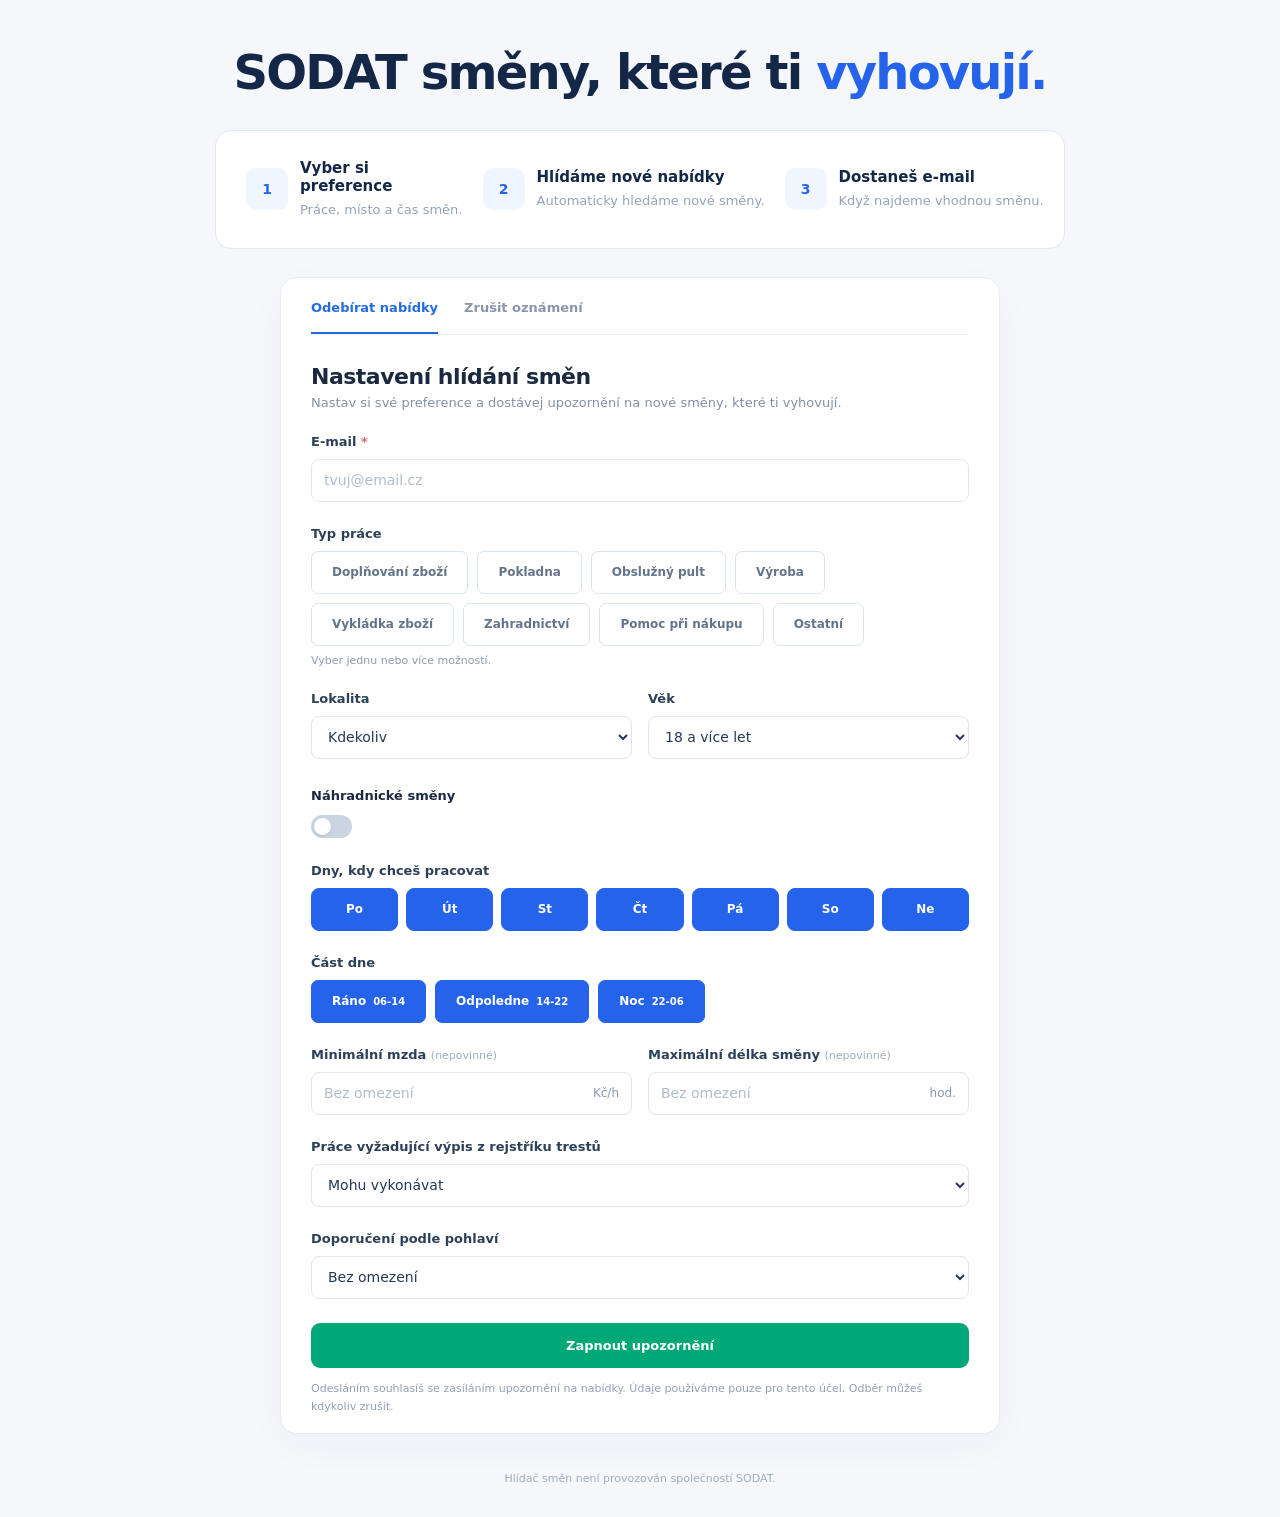
<file: index.html>
<!doctype html>
<html lang="cs">
<head>
  <meta charset="utf-8">
  <meta name="viewport" content="width=device-width, initial-scale=1">
  <meta name="color-scheme" content="light">
  <meta name="description" content="Upozornění na nové směny podle tvých preferencí.">

  <title>Hlídač směn SODAT</title>
  
  <link rel="icon" type="image/svg+xml" href="icon/favicon.svg">
  <link rel="stylesheet" href="style.css">
  <script src="script.js" defer></script>

</head>
<body>
  <main class="shell">
    <section class="hero" id="top">
        <h1>SODAT směny, které ti <span>vyhovují.</span></h1>
    </section>

    <section class="how-it-works">
        <div class="how-steps">
          <div class="how-step">
              <span class="how-number">1</span>
              <div>
                  <strong>Vyber si preference</strong>
                  <p>Práce, místo a čas směn.</p>
              </div>
          </div>

          <div class="how-step">
              <span class="how-number">2</span>
              <div>
                  <strong>Hlídáme nové nabídky</strong>
                  <p>Automaticky hledáme nové směny.</p>
              </div>
          </div>

          <div class="how-step">
              <span class="how-number">3</span>
              <div>
                  <strong>Dostaneš e-mail</strong>
                  <p>Když najdeme vhodnou směnu.</p>
              </div>
          </div>
        </div>
    </section>

    <div class="layout">
      <section class="card form-card" aria-labelledby="form-heading">
        <div class="tabs" role="tablist" aria-label="Typ formuláře">
          <button class="tab active" id="tab-subscribe" type="button" role="tab" aria-selected="true" aria-controls="panel-subscribe">Odebírat nabídky</button>
          <button class="tab" id="tab-unsubscribe" type="button" role="tab" aria-selected="false" aria-controls="panel-unsubscribe">Zrušit oznámení</button>
        </div>

        <div id="panel-subscribe" role="tabpanel" aria-labelledby="tab-subscribe">
          <div class="card-heading"><div><h2 id="form-heading">Nastavení hlídání směn</h2><p>Nastav si své preference a dostávej upozornění na nové směny, které ti vyhovují.</p></div></div>
          <form id="subscribe-form">
            <div class="field"><label for="email">E-mail <span class="required">*</span></label><input id="email" name="email" type="email" placeholder="tvuj@email.cz" autocomplete="email" maxlength="254" required></div>

            <fieldset class="field"><legend>Typ práce</legend><div class="chips" id="work-categories">
              <label class="chip"><input type="checkbox" value="restocking"><span>Doplňování zboží</span></label>
              <label class="chip"><input type="checkbox" value="cashiering"><span>Pokladna</span></label>
              <label class="chip"><input type="checkbox" value="service_counter"><span>Obslužný pult</span></label>
              <label class="chip"><input type="checkbox" value="production"><span>Výroba</span></label>
              <label class="chip"><input type="checkbox" value="truck_unloading"><span>Vykládka zboží</span></label>
              <label class="chip"><input type="checkbox" value="gardening"><span>Zahradnictví</span></label>
              <label class="chip"><input type="checkbox" value="purchasing_assistant"><span>Pomoc při nákupu</span></label>
              <label class="chip"><input type="checkbox" value="other"><span>Ostatní</span></label>
            </div><span class="hint">Vyber jednu nebo více možností.</span></fieldset>

            <div class="two-col">
              <div class="field"><label for="location">Lokalita</label><select id="location" name="location"><option value="anywhere">Kdekoliv</option><option value="brno_only">Pouze Brno</option></select></div>
              <div class="field"><label for="age">Věk</label><select id="age" name="age"><option value="adult">18 a více let</option><option value="minor">Méně než 18 let</option></select></div>
            </div>

            <label class="toggle-row"><span><strong>Náhradnické směny</strong></span><input id="standby" type="checkbox" role="switch"><span class="toggle-ui" aria-hidden="true"></span></label>

            <fieldset class="field"><legend>Dny, kdy chceš pracovat</legend><div class="day-grid" id="days">
              <label class="day"><input type="checkbox" value="mon" checked><span>Po</span></label><label class="day"><input type="checkbox" value="tue" checked><span>Út</span></label><label class="day"><input type="checkbox" value="wed" checked><span>St</span></label><label class="day"><input type="checkbox" value="thu" checked><span>Čt</span></label><label class="day"><input type="checkbox" value="fri" checked><span>Pá</span></label><label class="day"><input type="checkbox" value="sat" checked><span>So</span></label><label class="day"><input type="checkbox" value="sun" checked><span>Ne</span></label>
            </div></fieldset>

            <fieldset class="field"><legend>Část dne</legend><div class="chips shift-chips" id="shifts">
              <label class="chip"><input type="checkbox" value="morning" checked><span>Ráno <small>06-14</small></span></label>
              <label class="chip"><input type="checkbox" value="afternoon" checked><span>Odpoledne <small>14-22</small></span></label>
              <label class="chip"><input type="checkbox" value="night" checked><span>Noc <small>22-06</small></span></label>
            </div></fieldset>

            <div class="two-col">
              <div class="field"><label for="salary">Minimální mzda <span class="optional">(nepovinné)</span></label><div class="input-unit"><input id="salary" name="minimum_salary" type="number" min="135" step="1" inputmode="numeric" placeholder="Bez omezení"><span>Kč/h</span></div></div>
              <div class="field"><label for="duration">Maximální délka směny <span class="optional">(nepovinné)</span></label><div class="input-unit"><input id="duration" name="max_shift_duration" type="number" min="1" max="24" step="0.5" inputmode="decimal" placeholder="Bez omezení"><span>hod.</span></div></div>
            </div>

            <div class="field"><label for="criminal">Práce vyžadující výpis z rejstříku trestů</label><select id="criminal" name="criminal_record_jobs"><option value="yes">Mohu vykonávat</option><option value="no">Nechci / nemohu</option></select></div>
            <div class="field"><label for="gender">Doporučení podle pohlaví</label><select id="gender" name="gender_preference"><option value="no">Bez omezení</option><option value="male">Muž</option><option value="female">Žena</option></select></div>
            
            <button class="button-primary" type="submit" id="subscribe-submit"><span>Zapnout upozornění</span></button>
            <p class="privacy-note">Odesláním souhlasíš se zasíláním upozornění na nabídky. Údaje používáme pouze pro tento účel. Odběr můžeš kdykoliv zrušit.</p>
            <div class="feedback" id="subscribe-feedback" role="status" aria-live="polite" hidden></div>
          </form>
        </div>

        <div id="panel-unsubscribe" role="tabpanel" aria-labelledby="tab-unsubscribe" hidden>
          <div class="card-heading"><div><h2>Zrušení upozornění na směny</h2><p class="privacy-note">Pošleme ti potvrzovací odkaz na e-mail. Kliknutím na něj odběr zrušíš.</p></div></div>
          <form id="unsubscribe-form"><div class="field"><label for="unsubscribe-email">E-mail, který chceš odhlásit</label><input id="unsubscribe-email" type="email" placeholder="tvuj@email.cz" autocomplete="email" maxlength="254" required></div>
            <button class="button-danger" type="submit" id="unsubscribe-submit">Poslat odhlašovací odkaz</button>
            <div class="feedback" id="unsubscribe-feedback" role="status" aria-live="polite" hidden></div>
          </form>
        </div>
      </section>
    </div>
    <footer>Hlídač směn není provozován společností SODAT.</footer>
  </main>
</body>
</html>
</file>
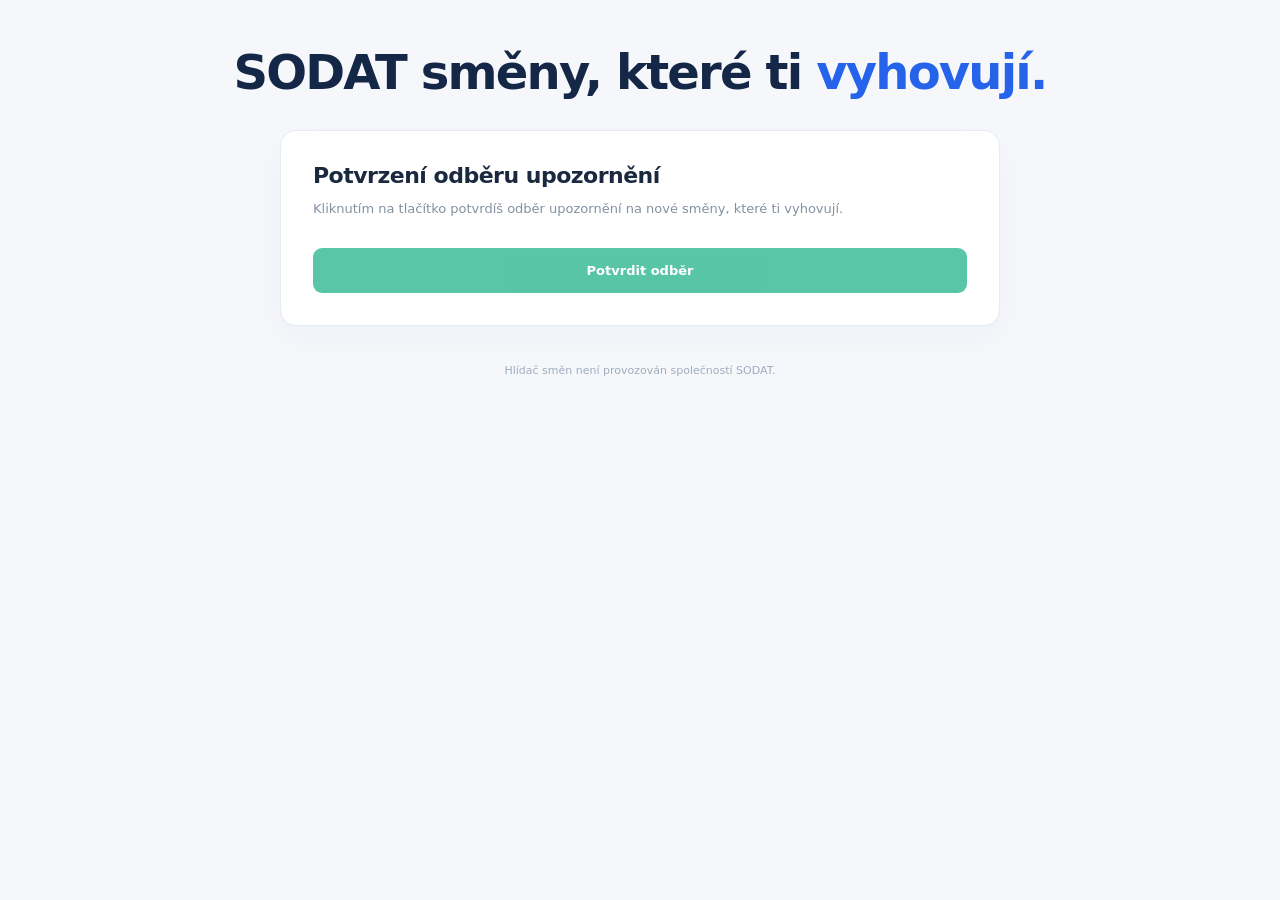
<file: confirm.html>
<!doctype html>
<html lang="cs">
<head>
    <meta charset="utf-8">
    <meta name="viewport" content="width=device-width, initial-scale=1">
    <meta name="color-scheme" content="light">

    <title>Potvrzení odběru – Hlídač směn SODAT</title>

    <link rel="icon" type="image/svg+xml" href="icon/favicon.svg">
    <link rel="stylesheet" href="style.css">
    <script src="confirm.js" defer></script>
</head>
<body>
    <main class="shell">
        <section class="hero"><h1>SODAT směny, které ti <span>vyhovují.</span></h1></section>

        <div class="layout">
            <section class="card confirmation-card">
                <div class="card-heading">
                    <div>
                        <h2>Potvrzení odběru upozornění</h2>
                        <p>Kliknutím na tlačítko potvrdíš odběr upozornění na nové směny, které ti vyhovují.</p>
                    </div>
                </div>

                <button class="button-primary" id="confirm-button" type="button">Potvrdit odběr</button>
                <div class="feedback" id="feedback" role="status" aria-live="polite" hidden></div>
            </section>
        </div>

        <footer>Hlídač směn není provozován společností SODAT.</footer>
    </main>
</body>
</html>
</file>
<file: style.css>
:root{
    font-family:Inter, ui-sans-serif, system-ui,-apple-system,BlinkMacSystemFont,"Segoe UI",sans-serif;
    color:#1b2940;
    background:#f5f7fb;
    font-synthesis:none
}

*{
    box-sizing:border-box
}

body{
    margin:0
}

button,
input,
select{
    font:inherit
}

button{
    cursor:pointer
}

button:disabled{
    cursor:wait;
    opacity:.65
}

.shell{
    max-width:1100px;
    margin:auto;
    padding:0 24px
}

.brand-bar{
    display:flex;
    align-items:center;
    justify-content:space-between;
    padding:28px 0
}

.brand{
    display:flex;
    align-items:center;
    gap:10px;
    text-decoration:none;
    color:#13253f;
    font-size:17px;
    font-weight:650;
    letter-spacing:-.5px
}

.brand strong{
    color:#246bdf
}

.brand-mark{
    display:grid;
    place-items:center;
    width:36px;
    height:36px;
    border-radius:11px;
    background:#2669dc;
    color:#fff;
    font-size:23px;
    font-weight:800;
    box-shadow:0 6px 18px #2669dc35
}

.brand-label{
    font-size:12px;
    color:#7b8798;
    background:#edf1f7;
    padding:7px 11px;
    border-radius:50px
}

.hero{
    text-align:center;
    padding:48px 0 46px
}

.eyebrow{
    display:inline-flex;
    gap:8px;
    align-items:center;
    padding:8px 13px;
    border-radius:50px;
    background:#eaf1ff;
    color:#245cbb;
    font-size:12px;
    font-weight:700;
    letter-spacing:.2px
}

.status-dot{
    width:7px;
    height:7px;
    border-radius:50%;
    background:#33bd86
}

.hero h1{
    font-size:clamp(32px,5vw,56px);
    line-height:1.12;
    letter-spacing:-2px;
    margin:23px 0 16px;
    font-weight:800;
    color:#122644
}

.hero h1 span{
    color:#286fdf
}

.hero p{
    max-width:570px;
    font-size:16px;
    line-height:1.7;
    color:#6c7890;
    margin:0 auto
}

.hero-points{
    display:flex;
    gap:22px;
    justify-content:center;
    flex-wrap:wrap;
    margin-top:23px;
    color:#456181;
    font-weight:600;
    font-size:12px
}

.layout{
    display:grid;
    grid-template-columns:minmax(0,1fr) 305px;
    align-items:start;
    gap:24px
}

.card,.info-card,
.note-card{
    background:white;
    border:1px solid #e6ebf4;
    box-shadow:0 12px 40px #12345a08;
    border-radius:16px
}

.form-card{
    padding:0 30px 30px
}

.tabs{
    display:flex;
    gap:26px;
    border-bottom:1px solid #e9eef6;
    margin-bottom:29px
}

.tab{
    background:none;
    border:0;
    padding:22px 0 17px;
    color:#8a96a8;
    font-weight:700;
    font-size:13px;
    border-bottom:2px solid transparent
}

.tab.active{
    color:#246bdf;
    border-bottom-color:#246bdf
}

.tab:hover{
    color:#246bdf
}

.card-heading{
    display:flex;
    align-items:start;
    justify-content:space-between;
    margin-bottom:24px
}

.card-heading h2{
    margin:0 0 6px;
    font-size:22px;
    letter-spacing:-.5px
}

.card-heading p{
    margin:0;
    color:#8491a1;
    font-size:13px
}

.step-badge{
    border:1px solid #e7edf5;
    border-radius:6px;
    color:#9aa5b3;
    padding:6px 9px;
    font-size:11px;
    font-weight:700
}

.field{
    display:block;
    margin:0 0 24px;
    border:0;
    padding:0;
    min-width:0
}

.field>label,
.field>legend{
    display:block;
    font-size:13px;
    font-weight:750;
    margin-bottom:10px;
    color:#2d405a
}

.field>legend{
    padding:0
}

.required{
    color:#e36464
}

.optional{
    color:#a1adba;
    font-size:11px;
    font-weight:500
}
.hint{
    display:block;
    font-size:11px;
    color:#8f9aac;
    margin-top:8px
}

.field>input,
.field>select,
.input-unit>input{
    width:100%;
    background:white;
    border:1px solid #dfe6f0;
    border-radius:8px;
    height:43px;
    padding:0 12px;
    outline:0;
    color:#263952;
    min-width:0
}

.field>input:focus,
.field>select:focus,
.input-unit>input:focus{
    border-color:#3c7ce8;
    box-shadow:0 0 0 3px #3c7ce815
}

.field input::placeholder{
    color:#b2bdca
}

.two-col{
    display:grid;
    grid-template-columns:1fr 1fr;
    gap:16px
}

.chips{
    display:flex;
    gap:9px;
    flex-wrap:wrap
}

.chip input,
.day input{
    position:absolute;
    opacity:0;
    width:1px;
    height:1px
}

.chip span{
    display:inline-flex;
    align-items:center;
    gap:7px;
    border: 1px solid #dbe3ef;
    background:#fff;
    padding:10px 13px;
    border-radius:7px;
    color: #64748b;
    font-size:12px;
    font-weight:650;
    min-height: 43px;
    justify-content: center;
    transition:background .15s,border-color .15s
}

.day span {
    height: 43px;
}

.shift-chips .chip span {
    padding: 0px 20px;
}

#work-categories .chip span {
    padding: 0px 20px;
}

.chip input:checked + span {
    background: #2563eb;
    border-color: #2563eb;
    color: #ffffff;
}

.chip input:focus-visible+span,
.day input:focus-visible+span{
    outline:3px solid #94bdf9;
    outline-offset:2px
}

.chip span:hover,.day span:hover{
    border-color: #2563eb;
}

.chip small{
    color:#8598b3
}

.shift-chips .chip input:checked + span small {
    color: #ffffff;
}

.day-grid{
    display:grid;
    grid-template-columns:repeat(7,1fr);
    gap:8px
}

.day span{
    display:grid;
    place-items:center;
    height:43px;
    border:1px solid #e1e8f2;
    border-radius:8px;
    color:#687b94;
    font-size:12px;
    font-weight:800
}

.day input:checked+span{
    background: #2563eb;
    border-color: #2563eb;
    color: white;
}

.input-unit{
    position:relative
}

.input-unit input{
    padding-right:56px
}

.input-unit>span{
    position:absolute;
    right:13px;
    top:50%;
    transform:translateY(-50%);
    color:#8899ad;
    font-size:12px
}

.section-title{
    font-size:15px;
    margin:0 0 20px;
    letter-spacing:-.2px
}

.toggle-row {
    display: flex;
    flex-direction: column;
    align-items: flex-start;
    gap: 12px;
    position: relative;
    padding: 5px 0;
    margin-bottom: 20px;
}

.toggle-row strong{
    display:block;
    font-size:13px
}

.toggle-row small{
    display:block;
    margin-top:6px;
    color:#8e9bad;
    font-size:11px
}

.toggle-row input{
    position:absolute;
    opacity:0
}

.toggle-ui{
    width:41px;
    height:23px;
    flex:none;
    border-radius:20px;
    background:#cbd5e1;
    position:relative;
    transition:background .2s
}

.toggle-ui:before{
    content:"";
    width:17px;
    height:17px;
    border-radius:50%;
    background:white;
    position:absolute;
    left:3px;
    top:3px;
    transition:transform .2s;
    box-shadow:0 1px 3px #0002
}

.toggle-row input:checked+.toggle-ui{
    background:#286fdf
}

.toggle-row input:checked+.toggle-ui:before{
    transform:translateX(18px)
}

.toggle-row input:focus-visible+.toggle-ui{
    outline:3px solid #94bdf9;
    outline-offset:3px
}

.privacy-note{
    font-size:11px;
    line-height:1.7;
    color:#93a0b1;
    margin:19px 0
}

.button-primary,
.button-danger{
    width:100%;
    border:0;
    border-radius:9px;
    padding:15px 17px;
    display:flex;
    justify-content:center;
    gap:15px;
    align-items:center;
    font-weight:750;
    font-size:13px;
    transition:transform .15s,background .15s
}

.button-primary {
    background: #00A878;
    color: #ffffff;
}

.button-primary:hover {
    background: #008F66;
}

.button-danger {
    background: #DC3545;
    color: white
}

.button-danger:hover {
    background: #BB2D3B;
    color: white
}

.feedback{
    margin-top:15px;
    border-radius:8px;
    padding:12px 14px;
    font-size:12px;
    line-height:1.6
}

.feedback.success{
    color:#156340;
    background:#e8f8f1
}

.feedback.error{
    color:#a42a32;
    background:#fff0f0
}

.feedback.info{
    color:#2458aa;
    background:#e9f2ff
}

.side{
    display:grid;
    gap:18px
}

.info-card{
    padding:24px
}

.info-icon{
    display:grid;
    place-items:center;
    width:37px;
    height:37px;
    border-radius:10px;
    background:#eaf2ff;
    color:#266ce0;
    font-size:24px
}

.info-card h3{
    font-size:17px;
    letter-spacing:-.3px;
    margin:17px 0 26px
}

.timeline{
    display:grid;
    gap:22px
}

.timeline>div{
    display:flex;
    align-items:flex-start;
    gap:12px
}

.timeline-count{
    display:grid;
    place-items:center;
    width:25px;
    height:25px;
    border:1px solid #dae6fc;
    border-radius:50%;
    background:#f0f6ff;
    color:#286fdf;
    font-size:11px;
    font-weight:800;
    flex-shrink:0
}

.timeline p{
    margin:0
}

.timeline strong{
    font-size:12px;
    display:block;
    color:#30425a
}

.timeline small{
    display:block;
    font-size:11px;
    line-height:1.6;
    color:#90a0b0;
    margin-top:5px
}

.note-card{
    background:#eaf1ff;
    border-color:#e4ecff;
    padding:22px
}

.note-card strong{
    color:#2858a8;
    font-size:12px
}

.note-card p{
    font-size:11px;
    line-height:1.8;
    color:#6d84a6;
    margin:8px 0 0
}

footer{
    text-align:center;
    font-size:11px;
    color:#a0adbd;
    padding:38px 0 32px
}

.field > input,
.field > select,
.input-unit > input {
    font-size: 14px;
}

/* Horizontal information box */
.side {
    width: 100%;
    margin-bottom: 24px;
}

.info-card {
    width: 100%;
    box-sizing: border-box;
}

.timeline {
    display: grid;
    grid-template-columns: repeat(3, 1fr);
    gap: 24px;
}

.timeline > div {
    display: flex;
    align-items: center;
    gap: 12px;
}

/* Keep original form width */
.layout {
    display: block;
    max-width: 720px;
    margin: 0 auto;
}

/* Mobile */
@media (max-width: 650px) {
    .timeline {
        grid-template-columns: 1fr;
    }
}

.info-heading {
    display: flex;
    align-items: center;
    justify-content: center;
    gap: 14px;
    margin-bottom: 28px;
}

.info-heading .info-icon {
    display: flex;
    align-items: center;
    justify-content: center;
    width: 42px;
    height: 42px;
    background: #eaf1ff;
    color: #2563eb;
    border-radius: 12px;
    font-size: 22px;
    flex-shrink: 0;
}

.info-heading-text {
    text-align: left;
}

.info-heading-text h3 {
    margin: 0 0 4px;
    font-size: 17px;
    font-weight: 700;
    color: #142747;
}

.info-heading-text p {
    margin: 0;
    font-size: 12px;
    color: #94a3b8;
}

/* HERO */
.hero {
    text-align: center;
    padding: 45px 20px 30px;
}

.hero-label {
    display: inline-flex;
    align-items: center;
    gap: 8px;
    color: #2563eb;
    font-size: 11px;
    font-weight: 700;
    letter-spacing: 1.5px;
    margin-bottom: 18px;
}

.hero-symbol {
    font-size: 20px;
}

.hero h1 {
    font-size: clamp(32px, 5vw, 48px);
    font-weight: 800;
    letter-spacing: -1.8px;
    line-height: 1.15;
    color: #142747;
    margin: 0;
}

.hero h1 span {
    color: #2563eb;
}

.hero-description {
    max-width: 800px;
    margin: 18px auto 0;
    color: #64748b;
    font-size: 15px;
    line-height: 1.7;
}

.hero .hero-description {
    max-width: none;
    margin: 18px auto 0;
    color: #64748b;
    font-size: 15px;
    line-height: 1.7;
    white-space: nowrap;
}

/* HOW IT WORKS */
.how-it-works {
    display: block;
    grid-template-columns: repeat(3, 1fr);
    gap: 20px;
    background: #ffffff;
    border: 1px solid #e2e8f0;
    border-radius: 16px;
    padding: 28px 30px;
    max-width: 850px;
    margin: 0 auto 28px;
}

.how-title {
    display: flex;
    align-items: center;
    justify-content: center;
    gap: 10px;
    font-size: 22px;
    font-weight: 700;
    color: #142747;
    margin: 0 0 26px;
}

.how-step {
    display: grid;
    grid-template-columns: repeat(3, minmax(0, 1fr));
    align-items: flex-start;
    gap: 14px;
}

.how-number {
    display: flex;
    align-items: center;
    justify-content: center;
    background: #eff6ff;
    color: #2563eb;
    font-size: 14px;
    font-weight: 700;
    border-radius: 10px;
    width: 42px;
    height: 42px;
    flex-shrink: 0;
}

.how-step strong {
    display: block;
    font-size: 15px;
    color: #142747;
    margin-bottom: 5px;
}

.how-step p {
    font-size: 13px;
    line-height: 1.5;
    color: #94a3b8;
    margin: 0;
    white-space: nowrap;
}

.how-it-works {
    display: block;
}

.how-steps {
    display: flex;
    justify-content: space-between;
    gap: 20px;
}

.how-step {
    display: flex;
    align-items: center;
    gap: 12px;
}

.toggle-row {
    margin-bottom: 20px;
}

.privacy-note {
    margin: 12px 0 0;
}

.form-card {
    padding-bottom: 16px;
}

@media (max-width: 650px) {
    .how-steps {
        grid-template-columns: 1fr;
    }
}

@media (max-width: 650px) {
    .hero {
        padding: 30px 15px;
    }

    .how-it-works {
        grid-template-columns: 1fr;
        gap: 22px;
        padding: 24px;
    }

    .how-steps {
        grid-template-columns: 1fr;
    }
}

@media (max-width: 768px) {
    .hero .hero-description {
        white-space: normal;
    }
}


[hidden]{
    display:none!important
}

@media(max-width:790px){
    .layout{grid-template-columns:1fr}
    .side{grid-template-columns:1fr 1fr}
    .hero{padding-top:22px}
}
    
@media(max-width:530px){
    .shell{padding:0 14px}
    .brand-bar{padding:19px 0}
    .brand-label{font-size:10px}
    .hero{padding:26px 0 32px}
    .hero h1{letter-spacing:-1px}
    .hero p{font-size:14px}
    .form-card{padding:0 18px 23px}
    .two-col{grid-template-columns:1fr;gap:0}
    .side{grid-template-columns:1fr}
    .day-grid{gap:5px}
    .day span{height:40px}
    .tabs{gap:22px}
    .tab{font-size:12px}
}

.confirmation-card {
    padding: 32px;
}

.confirmation-card .card-heading {
    margin-bottom: 28px;
}

.confirmation-card .card-heading p {
    line-height: 1.7;
    margin-top: 10px;
}

.confirmation-card .button-primary {
    margin-top: 20px;
}

@media (max-width: 530px) {
    .confirmation-card {
        padding: 24px 18px;
    }
}
</file>
